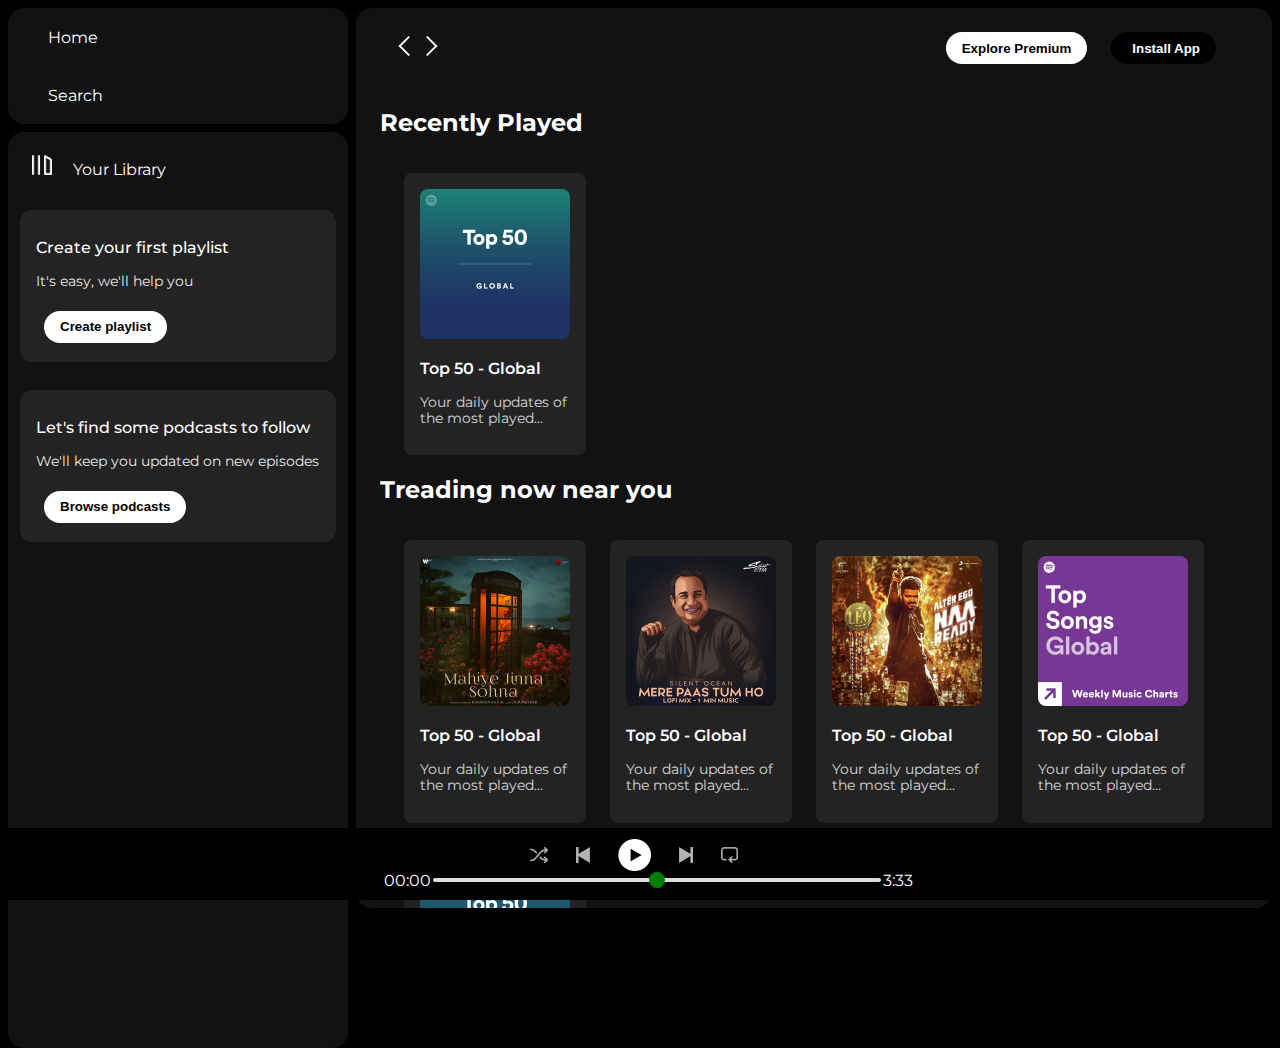
<file: Delta-SpotifyClone/index.html>
<!DOCTYPE html>
<html lang="en">
  <head>
    <meta charset="UTF-8" />
    <meta name="viewport" content="width=device-width, initial-scale=1.0" />
    <link
      rel="stylesheet"
      href="https://cdnjs.cloudflare.com/ajax/libs/font-awesome/6.6.0/css/all.min.css"
      integrity="sha512-Kc323vGBEqzTmouAECnVceyQqyqdsSiqLQISBL29aUW4U/M7pSPA/gEUZQqv1cwx4OnYxTxve5UMg5GT6L4JJg=="
      crossorigin="anonymous"
      referrerpolicy="no-referrer" />
    <link rel="icon" href="./asset/logo.png" />
    <title>Spotify - Web Player : Music for everyone</title>
    <link rel="stylesheet" href="index.css" />
    <link rel="preconnect" href="https://fonts.googleapis.com" />
    <link rel="preconnect" href="https://fonts.gstatic.com" crossorigin />
    <link href="https://fonts.googleapis.com/css2?family=Montserrat:ital,wght@0,100..900;1,100..900&display=swap"
      rel="stylesheet"/>
  
  <body>
      <div class="main">
          <div class="sidebar">
            <div class="nav">
              <div class="nav-option" style="opacity: 1;">
                <i class="fa-solid fa-house"></i>
                <a href="#">Home</a>
              </div>

              <div class="nav-option">
                <i class="fa-solid fa-magnifying-glass"></i>
                <a href="#">Search</a>
              </div>
            </div>

          <div class="Library">
              <div class="option">
                  <div class="lib-option nav-option ">
                    <img src="asset/library_icon.png" alt="icon">
                    <a href="#">Your Library</a>
                  </div>

              <div class="icons">
                  <i class="fa-solid fa-plus"></i>
                  <i class="fa-solid fa-arrow-right"></i>
              </div>
              </div>

              <div class="lib-box">
                  <div class="box">
                    <p class="box-p1"> Create your first playlist </p>
                    <p class="box-p2">It's easy, we'll help you</p>
                    <button class="badge">Create playlist</button>
                  </div>

              <div class="box">
                <p class="box-p1">Let's find some podcasts to follow </p>
                <p class="box-p2">We'll keep you updated on new episodes</p>
                <button class="badge">Browse podcasts</button>
              </div>
            </div>
        </div>
      </div>
             
      <div class="main-content">
          <div class="sticky-nav">
            <div class="sticky-nav-icons">
              <img src="asset/backward_icon.png" alt="backwardicon">
              <img src="asset/forward_icon.png" alt="forwardicon" class="hide">
            </div>

            <div class="sticky-nav-option">
              <button class="badge nav-item hide">Explore Premium</button>
              <button class="badge nav-item dark-badge"><i class="fa-sharp fa-regular fa-circle-down" style="margin-right:5px;"></i>Install App</button>
              <i class="fa-regular fa-user nav-item""></i>
            </div> 
          </div>

      
          <h2>Recently Played</h2>
          <div class="cards-container">
              <div class="card">
                <img src="asset/card1img.jpeg" alt="card1" class="card-img">
                <p class="card-title">Top 50 - Global</p>
                <p class="card-info">Your daily updates of the most played... </p>
              </div>
          </div>


          <h2>Treading now near you</h2>
          <div class="cards-container">
             
              <div class="card">
                <img src="asset/card2img.jpeg" alt="card2" class="card-img">
                <p class="card-title">Top 50 - Global</p>
                <p class="card-info">Your daily updates of the most played... </p>
              </div>

              <div class="card">
                <img src="asset/card3img.jpeg" alt="card3" class="card-img">
                <p class="card-title">Top 50 - Global</p>
                <p class="card-info">Your daily updates of the most played... </p>
              </div>

              <div class="card">
                <img src="asset/card4img.jpeg" alt="card4" class="card-img">
                <p class="card-title">Top 50 - Global</p>
                <p class="card-info">Your daily updates of the most played... </p>
              </div>

              <div class="card">
                <img src="asset/card5img.jpeg" alt="card4" class="card-img">
                <p class="card-title">Top 50 - Global</p>
                <p class="card-info">Your daily updates of the most played... </p>
              </div>

              <div class="card">
                <img src="asset/card1img.jpeg" alt="card4" class="card-img">
                <p class="card-title">Top 50 - Global</p>
                <p class="card-info">Your daily updates of the most played... </p>
              </div>
          </div>


          
          <h2>Featured Charts</h2>
          <div class="cards-container">
              <div class="card">
                <img src="asset/card6img .jpeg" alt="card1" class="card-img">
                <p class="card-title">Top Songs - India</p>
                <p class="card-info">Your weekly updates of the most played... </p>
              </div>

              <div class="card">
                <img src="asset/card5img.jpeg" alt="card4" class="card-img">
                <p class="card-title">Top Songs - Global</p>
                <p class="card-info">Your weekly updates of the most played... </p>
              </div>

              <div class="card">
                <img src="asset/card1img.jpeg" alt="card4" class="card-img">
                <p class="card-title">Top 50 - Global</p>
                <p class="card-info">Your weekly updates of the most played... </p>
              </div>
          </div>


            <div class="footer">
              <div class="line"></div>
            </div>
      </div>

         <div class="music-player">
            <div class="album">
              <!-- <img src="asset/albumimg.jpg" alt="" class="album-img">
              <p class="album-title">Daylight</p>
              <p class="album-info">David Kushner</p> -->
            </div>

            <div class="player">
                <div class="player-control">
                 <img src="asset/player_icon1.png" alt="" class ="player-control-icon">
                 <img src="asset/player_icon2.png" alt="" class ="player-control-icon">
                 <img src="asset/player_icon3.png" alt="" class ="player-control-icon" style="opacity: 1; height: 2rem;">
                 <img src="asset/player_icon4.png" alt="" class ="player-control-icon">
                 <img src="asset/player_icon5.png" alt="" class ="player-control-icon">
                </div>
                <div class="playback-bar">
                  <span class="curr-time">00:00</span>
                  <input type="range" min="0" max="100" class="progress-bar" step="1">
                  <span class="tot-time">3:33</span>

                </div>
            </div>
            <div class="controls"></div>
        </div>
    </div>
  </body>
</html>
</file>
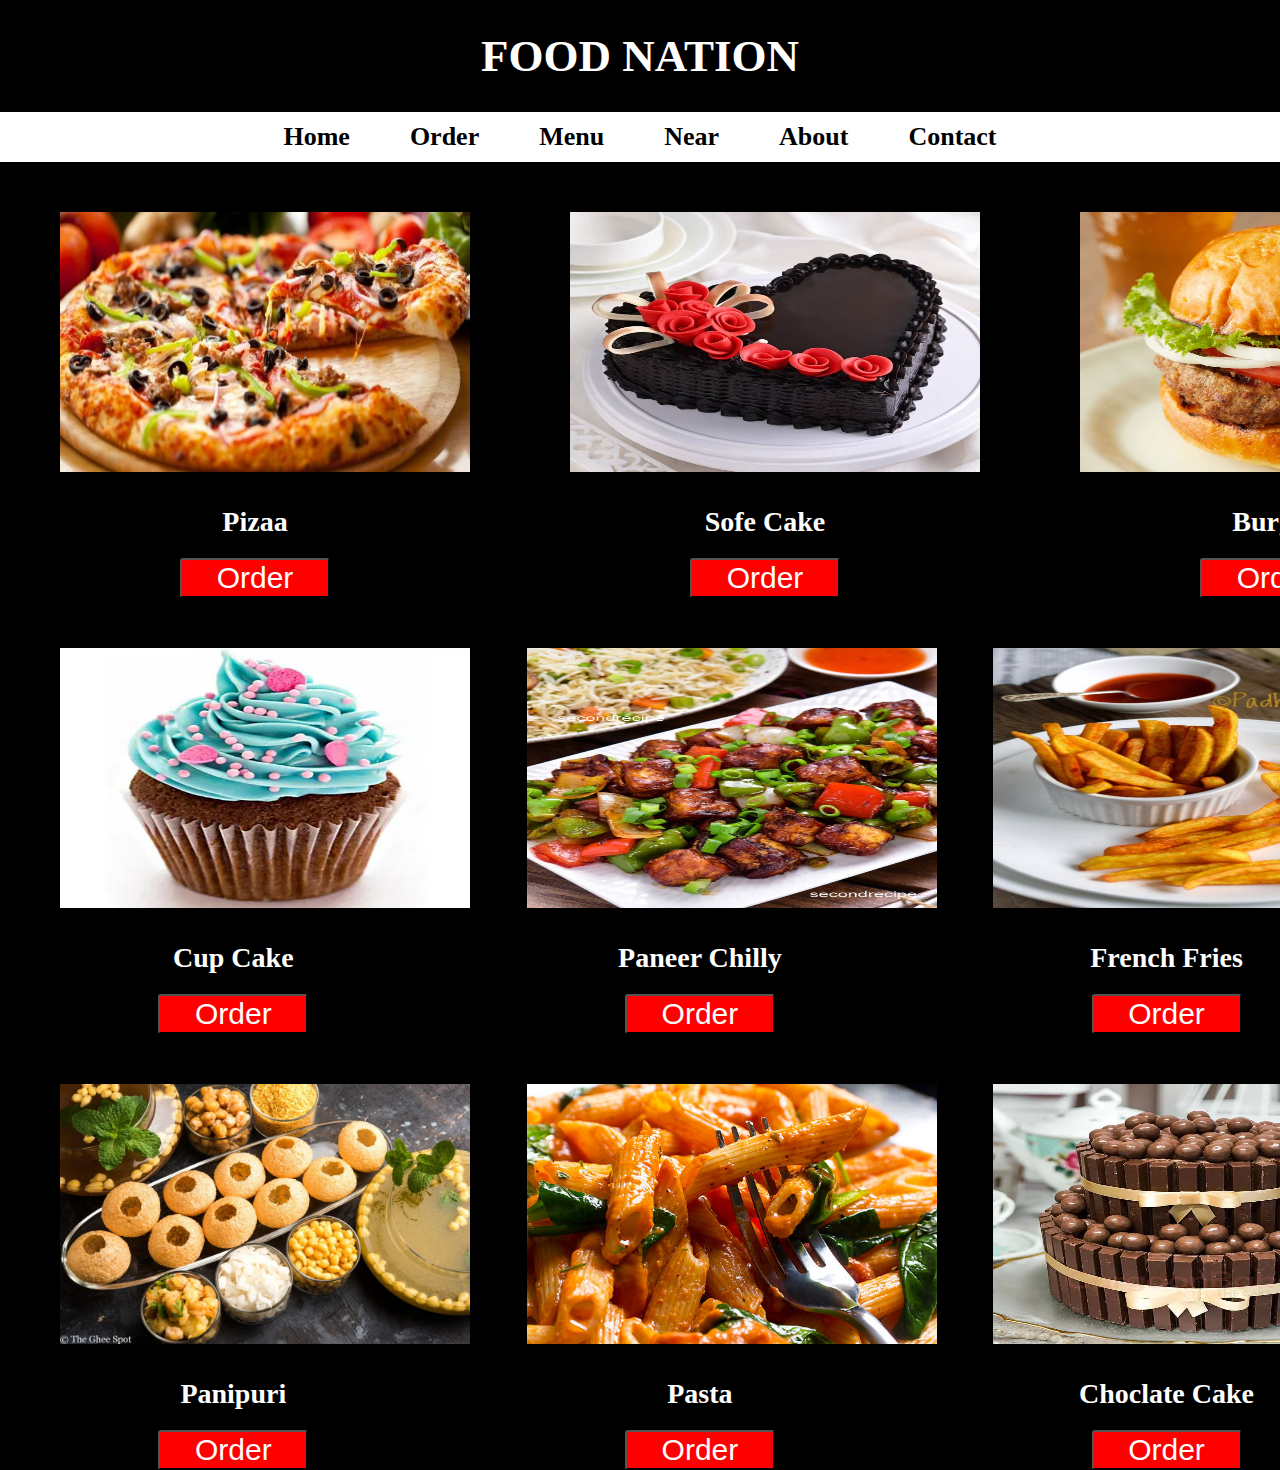
<file: Food Nation/index.html>
<!DOCTYPE html>
<html lang="en">
<head>
    <meta charset="UTF-8">
    <meta name="viewport" content="width=device-width, initial-scale=1.0">
    <title>food</title>
    <link rel="stylesheet" href="style.css">
</head>
<body>
    <h1 class="head">FOOD NATION</h1>
    <div class="nav">
        <ul>
            <li><a href="#"></a>Home</li>
            <li><a href="#"></a>Order</li>
            <li><a href="#"></a>Menu</li>
            <li><a href="#"></a>Near</li>
            <li><a href="#"></a>About</li>
            <li><a href="#"></a>Contact</li>
        </ul>
    </div>

    <!-- 1st row -->
    <div class="container">
        <div class="row">
            <div class="img">  
                <img src="img/pizaa.jpg" alt="">
                <h2>Pizaa</h2>
                <button>Order</button>
            </div> 
       
        <div class="img">
                <img src="img/cake1.avif" alt="">
                <h2>Sofe Cake</h2>
                <button>Order</button>
            </div>
       
        <div class="img">
                <img src="img/basic-burger.jpg" alt="">
                <h2>Burger</h2>
                <button>Order</button>
            </div>
        </div>
    </div>

        <!-- 2nd row -->
        <div class="container">
        <div class="img">
                <img src="img/capcake.jpg" alt="">
                <h2>Cup Cake</h2>
                <button>Order</button>
            </div>
       
            <div class="img">
                <img src="img/chilly-paneer.jpg" alt="">
                <h2>Paneer Chilly</h2>
                <button>Order</button>
            </div>
       
            <div class="img">
                <img src="img/french-fries.jpg" alt="">
                <h2>French Fries</h2>
                <button>Order</button>
            </div>
        </div>
    </div>

             <!-- 3nd row -->
             <div class="container">
            <div class="img">
                <img src="img/Pani-Puri-min.webp" alt="">
                <h2>Panipuri</h2>
                <button>Order</button>
            </div>
     
            <div class="img">
                <img src="img/pasta.jpg" alt="">
                <h2>Pasta</h2>
                <button>Order</button>
            </div>
       
            <div class="img">
                <img src="img/choclatecake.webp" alt="">
                <h2>Choclate Cake</h2>
                <button>Order</button>
            </div>
        </div>
    </div>
</body>
</html>
</file>
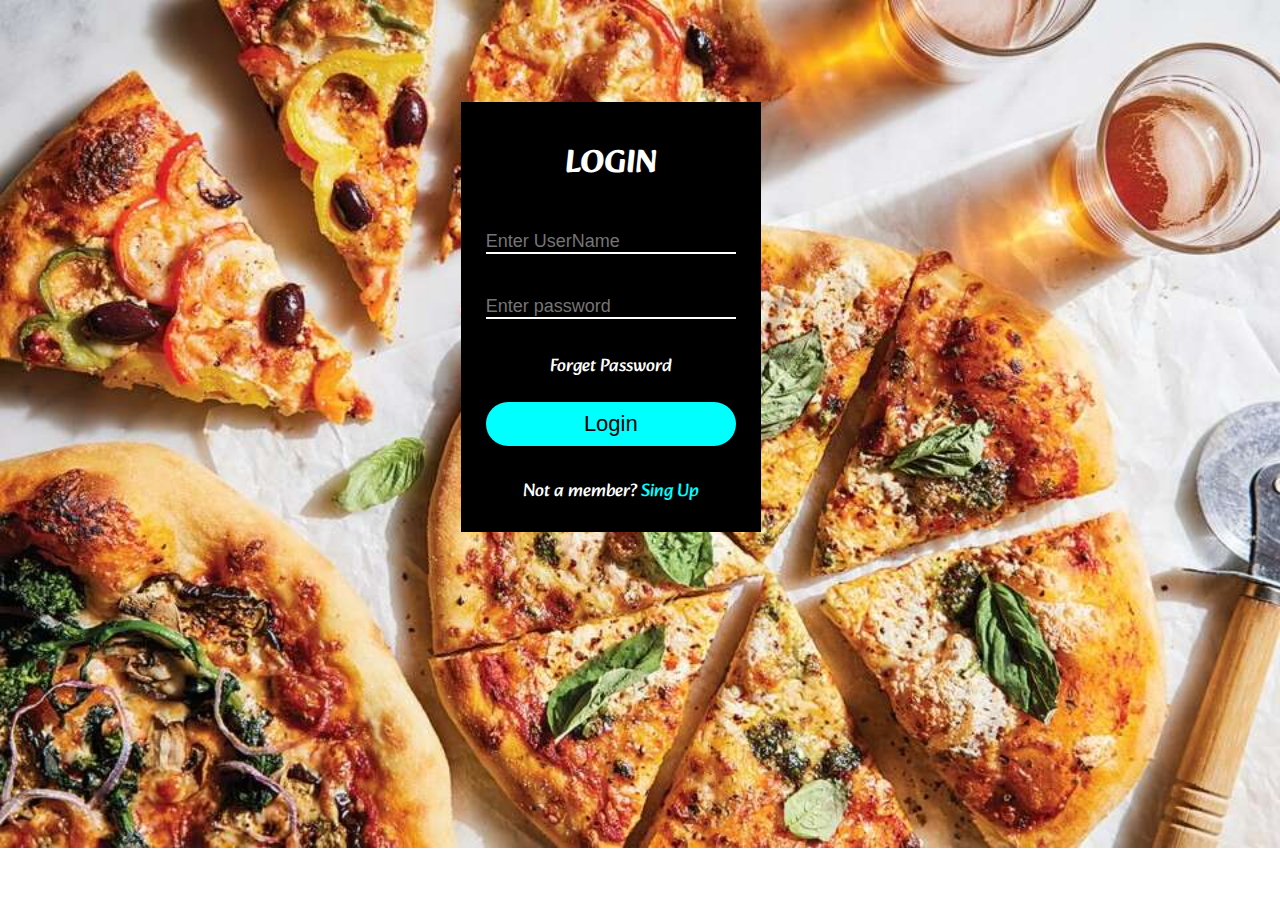
<file: Login Form/index.html>
<!DOCTYPE html>
<html lang="en">
<head>
    <meta charset="UTF-8">
    <meta name="viewport" content="width=device-width, initial-scale=1.0">
    <title>login form</title>
    <link rel="stylesheet" href="style.css">
</head>
<body>
   <div class="container">
        <div class="text">
            <h1>LOGIN</h1>
            <input class="inp1" type="text" placeholder="Enter UserName">
            <input class="inp1" type="password" placeholder="Enter password">
            <p>Forget Password</p>
            <button>Login</button>
            <p>Not a member?<span> Sing Up</span></p>

        </div>


   </div>
</body>
</html>
</file>
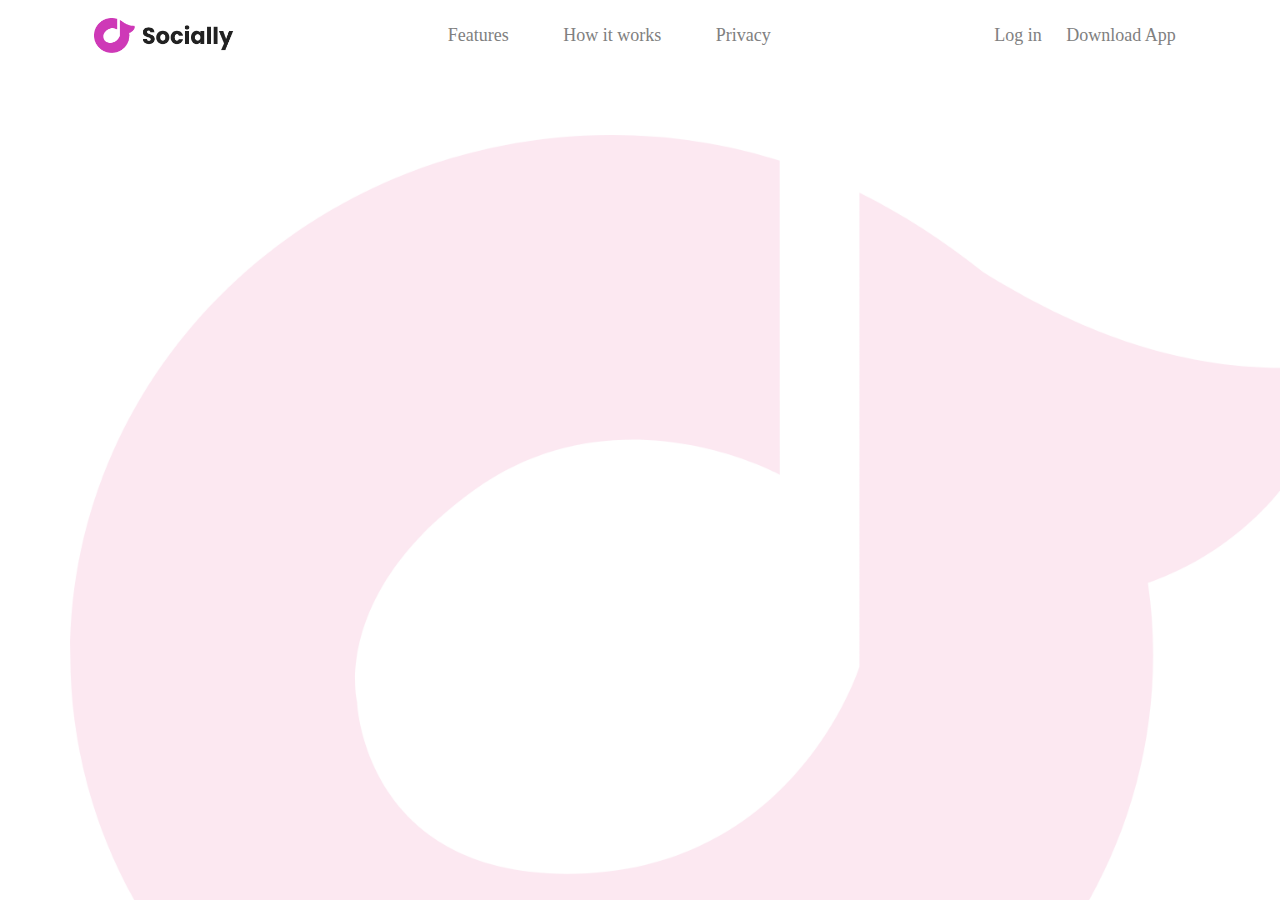
<file: BasicPageUsingAnimation/simpleproject1.html>
<!DOCTYPE html>
<html lang="en">
<head>
    <meta charset="UTF-8">
    <meta name="viewport" content="width=device-width, initial-scale=1.0">
    <title>project 1</title>
    <link rel="stylesheet" href="simpleproject1.css">
</head>
<body>
    <div class="project1">
        <nav>
            <img src="project1logo.png" alt="logo">
                <ul>
                    <li><a href="#">Features</a></li>
                    <li><a href="#">How it works</a></li>
                    <li><a href="#">Privacy</a></li>
                </ul>
                <div>
                    <a href="#">Log in</a>
                    <a href="#" class="btn">Download App</a>
                </div>
            </nav>


                <section>

                    <h1 class="animi">Make <br> New Friends</h1>
                    <p class="animi">Lorem ipsum dolor sit amet consectetur, adipisicing elit adipisci recusandae quasi repellat! <br> Voluptates est alias, fugit enim blanditiis .</p>
                    <a href="#" class="btn animi">Join Now</a>
             
                </section>
              
                    <img src="project1pic.png" alt="" class="image animi">
               
        

        </div>
  
</div>
</body>
</html>
</file>
<file: Delta-SpotifyClone/index.css>
body {
    font-family: "Montserrat", sans-serif;
    margin: 0;
    background-color: black;
    color: white;
    overflow: hidden;
}

.main {
    display: flex;
    height: 100vh;
    padding: 0.5rem;
}

.sidebar {
    background-color: black;
    width: 340px;
    border-radius: 1rem; 
    margin-right: 0.5rem;
}

.main-content{
    background-color: #121212;
    flex: 1;
    border-radius: 1rem; 
    overflow: auto;
    padding: 0 1.5rem 0 1.5rem;
}

.music-player {
    background-color: black;
    position: fixed;
    bottom: 0;
    width: 100%;
    height: 72px;
}

a {
    text-decoration: none;
    color: white;
    
}

.nav {
    background-color: #121212;
    border-radius: 1rem;
    display: flex;
    flex-direction: column;
    justify-content: center;
    height: 100px;
    padding: 0.5rem 0.75rem;
}

.nav-option {
    line-height: 2.5rem;
    opacity: 1;
    padding: 0.5rem 0.75rem;
}

.nav-option:hover {
    
    opacity: 0.7;
}

.nav-option i {
    font-size: 1.25rem;
}

.nav-option a {
    font-size: 1rem;
    margin-left: 1rem;
}

.Library {
    background-color: #121212;
    border-radius: 1rem;
    font-size: 1.25rem;
    height: 100%;
    margin-top: 0.5rem;
    padding: 0.5rem 0.75rem;
}

.lib-option img {
    height: 1.25rem;
    width: 1.25rem;
}

.option {
    display: flex;
    justify-content: space-between;
    align-items: center;
}


.icons {
    display: flex;
    font-size: 1.25rem;   
}

.icons i {
    opacity: 0.7;
    margin-right: 1rem;
}

.icons i:hover {
    opacity: 1;
}

.box {
    height: 8rem;
    background-color: #232323;
    border-radius: 0.75rem;
    margin: 0.75rem 0 1.75rem 0;
    padding: 0.75rem 1rem;
}

.box-p1 {
    font-size: 1rem;
    font-weight: 500;
}


.box-p2 {
    font-size: 0.85rem;
    opacity: 0.9;
}


.badge  {
    background-color: white;
    border-radius: 100px;
    border: none;
    padding: 0.25rem 1rem ;
    font-weight: 700;
    margin: 0.5rem;
    height: 2rem;
    width: fit-content;
}

.dark-badge {
    background-color: #000;
    color: #fff;
}

.sticky-nav {
    position: sticky;
    top: 0;
    background-color: #121212;
    display: flex;
    justify-content: space-between;
    align-items: center;
    padding: 1rem 0 1rem 0;
    z-index: 10;
}

.sticky-nav-icons  {
   margin-left: 0.75rem;
}

.sticky-nav-option {
    display: flex;
    justify-content: center;
    align-items: center;
}

.nav-item {
     margin-right: 1rem;
}

@media (max-width:1000px) {
    .hide{
        display: none;
    }
}

.card {
    background-color: #232323;
    width: 150px;
    border-radius: 0.5rem;
    padding: 1rem;
    margin-left: 1.5rem;
    margin-top: 1rem;
}


.cards-container {
    display: flex;
    flex-wrap: wrap;
}

.card-img {
    width: 100%;
    border-radius: 0.5rem;
}

.card-title {
    font-weight:600;
}

.card-info {
    font-size: 0.85rem;
    opacity: 0.8;

}

.footer {
    height: 300px;
    display: flex;
    align-items: center;
    justify-content: center;
}

.line {
    width: 90%;
    height: 50%;
    border-top: 1px solid white;
    opacity: 0.4;
}

 .music-player{
    display: flex;
    justify-content: space-between;
    align-items: center;
 }

/* .album-img {
    height: 50px;
    width: 70px;
    padding-top: 0.75rem;
    border-radius: 2px solid black;
} */
.album{
    width: 25%;
    background-color: pink;
}






.player {
    width:50% ;
    
}

.player-control {
    display: flex;
    justify-content: center;
    align-items: center;
}

.player-control-icon {
    height: 1rem;
    margin-right: 1.75rem;
    opacity: 0.7;
}

.player-control-icon :hover {
    opacity: 1;
}
.controls {
    width: 25%;
    background-color: blue;
}

.playback-bar {
    display: flex;
    justify-content: center;
    align-items: center;
}

.progress-bar {
    width: 70%;
    appearance: none;
    background-color: transparent;
    cursor: pointer;
}

.progress-bar::-webkit-slider-runnable-track {
    background-color: #ddd;
    border-radius: 100px;
    height: 0.2rem;
}

.progress-bar::-webkit-slider-thumb {
    appearance: none;
    height: 1rem;
    width: 1rem;
    background-color: green;
    border-radius: 50%;
    margin-top:-6px ;

}
</file>
<file: Food Nation/style.css>
*{
    padding: 0;
    margin: 0;
    box-sizing: border-box;
}

body{
    background-color: black;
}

.head{
    color:white;
    margin-top: 10px;
    margin: 30px;
    font-size: 45px;
    text-align: center;
}

/* navbar */
.nav{
    width: 100%;
    height: 50px;
    background-color: white;
    
}

ul {
    display: flex;
    justify-content: center;
}

ul li{
    list-style: none;
    font-size: 26px;
    margin-top: 10px;
    margin-inline: 30px;
    font-weight:600 ;
}

ul li:hover{
    border-bottom: 3px solid rgba(255, 0, 0, 0.785);
    font-size: 30px;
    cursor: pointer;

}

/* container */

.container{
    margin-top: 30px;
    color: white;
    display: flex;
    box-sizing: border-box;
    
}

.container .row{
    display: flex;
    justify-content: center;
}
.container .img{
    width: 33.33%;
    /* border: 1px solid red; */
}
.container .img img{
    width: 100%;
   

    height: 300px;
    padding: 20px;

}

/* img */
.container  .img{
    margin-inline:20px;
    justify-content:center;
    text-align: center;
}

.container .img img{
    width: 450px;
    height: 300px;
    margin-left:20px;
 }



 /* button */

 .container  .img button{
    width: 150px;
    height: 40px;
    background-color: red;
    border-radius: 3px;
    color: white;
    text-align: center;
    font-size: 30px;
    margin-top: 20px;
}

.container .img button:hover{
    border: 3px solid white;
    font-size: 30px;
}

 .container .img h2{
    text-align: center;
    margin-top: 10px;
    font-size: 28px;
 } 

.container .img h2:hover{
    color: red;
 }
</file>
<file: Login Form/style.css>
/* google font import */

  @import url('https://fonts.googleapis.com/css2?family=Alkatra&family=Borel&display=swap');


*{
    padding: 0;
    margin: 0;
}

body{
    background-image: url("Easiest-Pizza.jpg");
    background-size:cover;
    background-repeat: no-repeat; 
    font-family: 'Alkatra', cursive;
    
}

.container{
    width:300px;
    height: 430px;
    color: white; 
    background-color: black; 
    margin-left: 36%;
    margin-top: 8%;
    text-align: center; 
}

.container .text{
    position: relative;
    top: 8%;
}

.inp1{
    border: none;
    background-color: black;
    border-bottom: 2px solid white;
    width: 250px;
    font-size: 18px;
    margin-top: 40px;
    outline: none;
    color: white;
}

.text button{
    width: 250px;
    height: 44px;
    background-color:aqua;
    color: black;
    border: none;
    font-size: 22px;
    border-radius: 25px;
    margin-top: 20px;
    cursor: pointer;
}

button:hover{
   border: 3px solid aqua;
   color: white;
   font-size: 20px; 
   background-color: black;
}
p{
    margin-top: 30px;
    font-size: 18px;
}

p span{
    color: aqua;
    cursor: pointer;
}
</file>
<file: BasicPageUsingAnimation/simpleproject1.css>
*{
    margin: 0;
    padding: 0;
    box-sizing: border-box;  
}
.project1 {
    height: 100vh;
    width: 100%;
    background-image: url(project1back-image.png);
    background-size: cover;
    overflow: hidden;
    background-position: center; 
    position: absolute;
}

img{
    width: 140px;
}

nav {
    padding: 10px 0;
    display: flex;
    align-items:center;
    justify-content: space-around;
    font-size: 18px;
    font-weight: 300;
}

nav ul li {
    display: inline-block;
    margin: 15px;  
}

nav ul li a { 
    text-decoration: none;
    color: grey;
}

a {
    text-decoration: none;
    color: gray;
    margin: 10px;
}

.btn.animi  {
    background-image: linear-gradient(45deg, #df4881, #c430d7);
    color: white;
    border-radius: 20px;
    padding: 10px;
    padding-left: 20px ;
    padding-right: 20px ;
    border-top-right-radius: 0;
    margin-left: 3px;
    animation-delay:1.5s ; 

}

section {
    margin-left: 8%;
    margin-top: 10%;
    max-width: 100%;  
}

section h1.animi {
    font-size: 70px; 
    animation-delay:0.5s;  
}

section p.animi{
    margin: 25px 0 30px;
    color: gray;
    animation-delay:1.0s ;
}

.image {
    width: 440px;
    position: absolute;
    bottom: 0;
    right: 10%;
   
}

.image.animi{
    animation-delay: 2.0s;
}
.animi {
    opacity: 0;
    transform: translateY(30px);
    animation: moveup 0.5s linear forwards;
}

@keyframes moveup {
    100%{
        opacity: 1;
        transform: translateY(0px); 
    }
}
</file>
